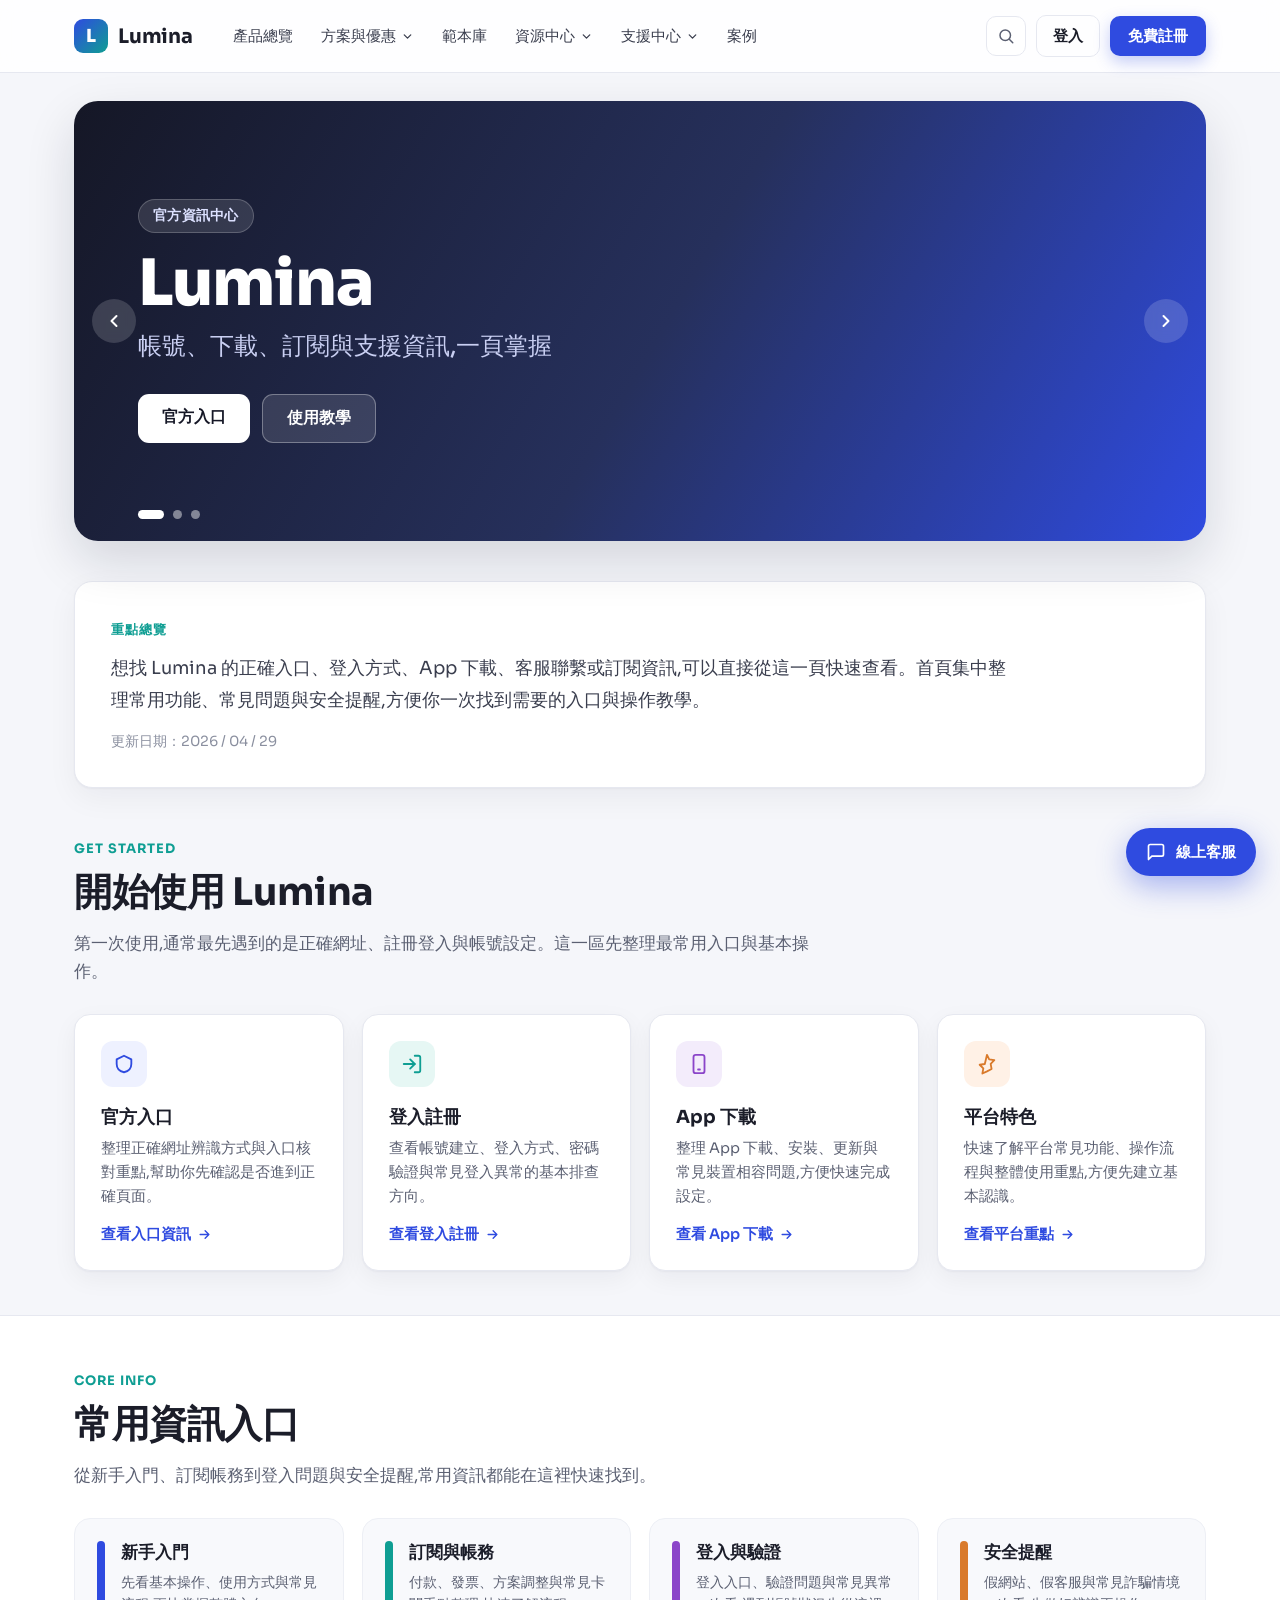
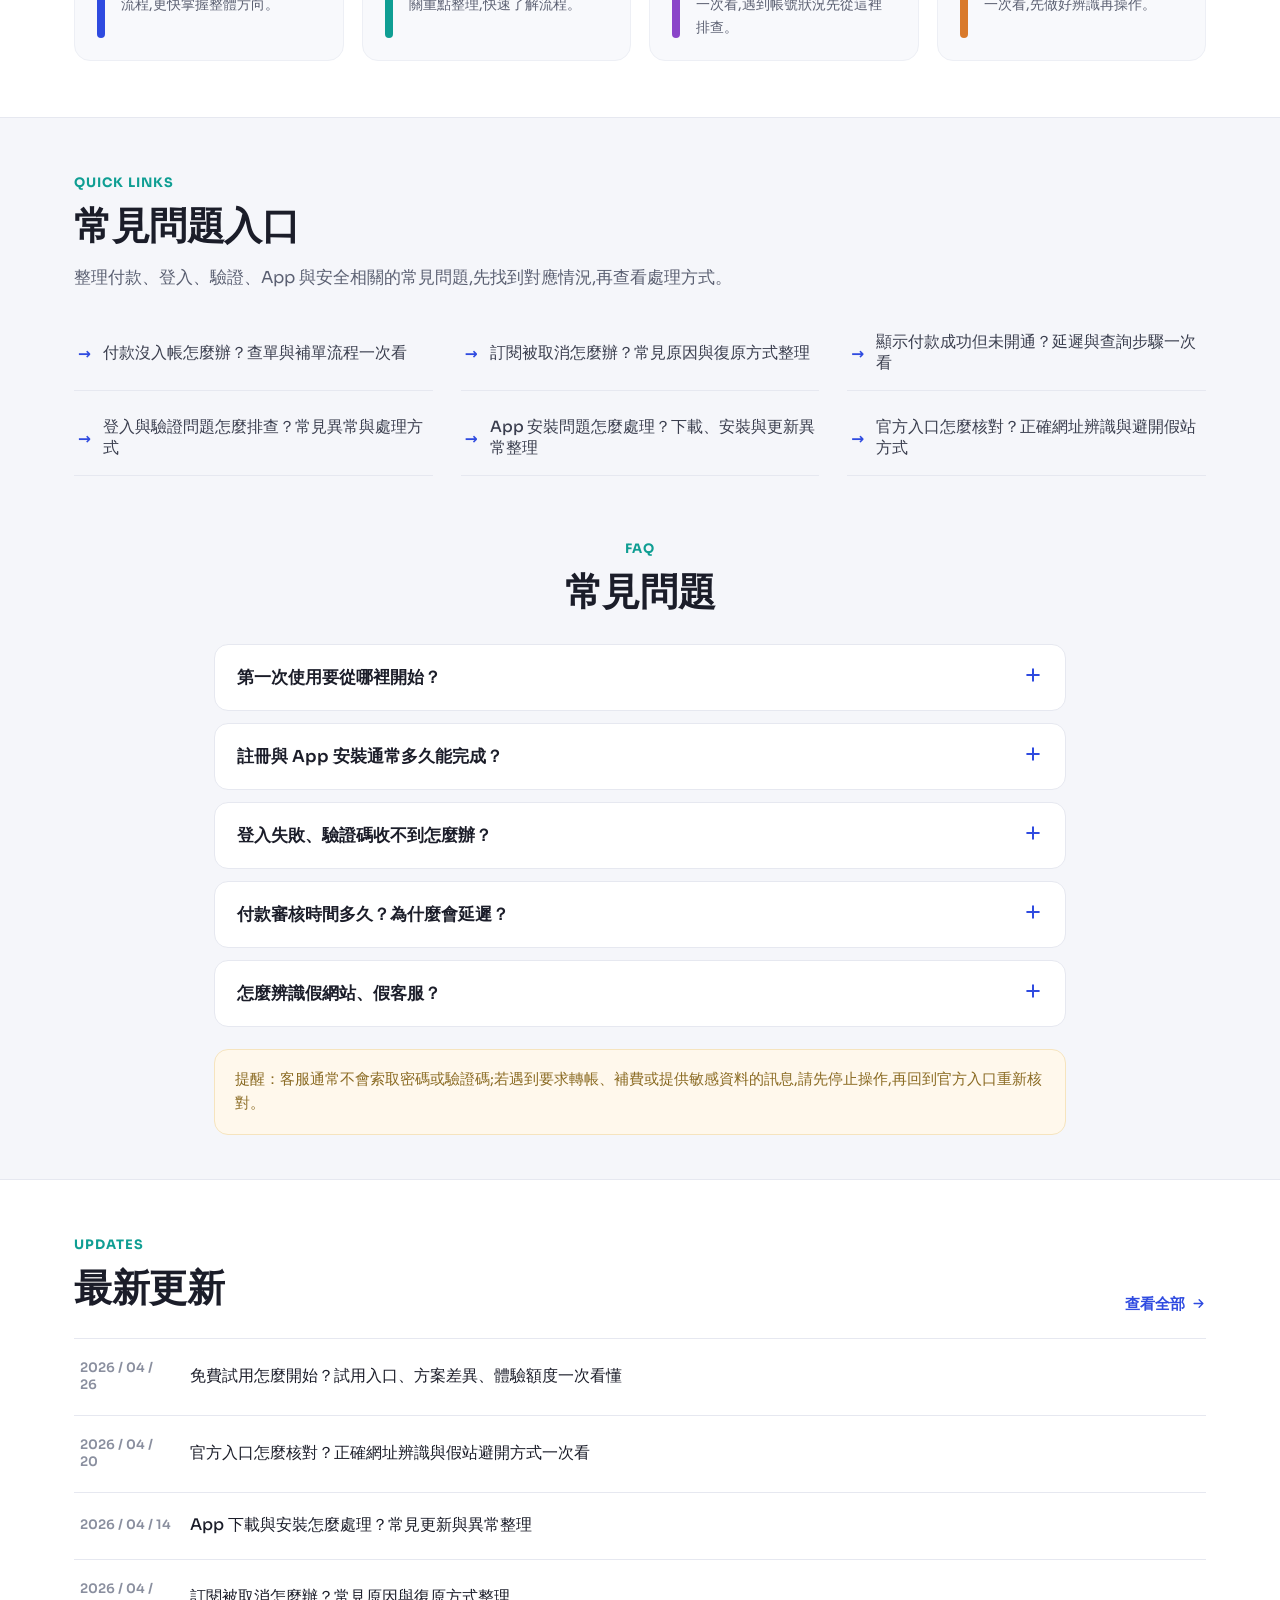
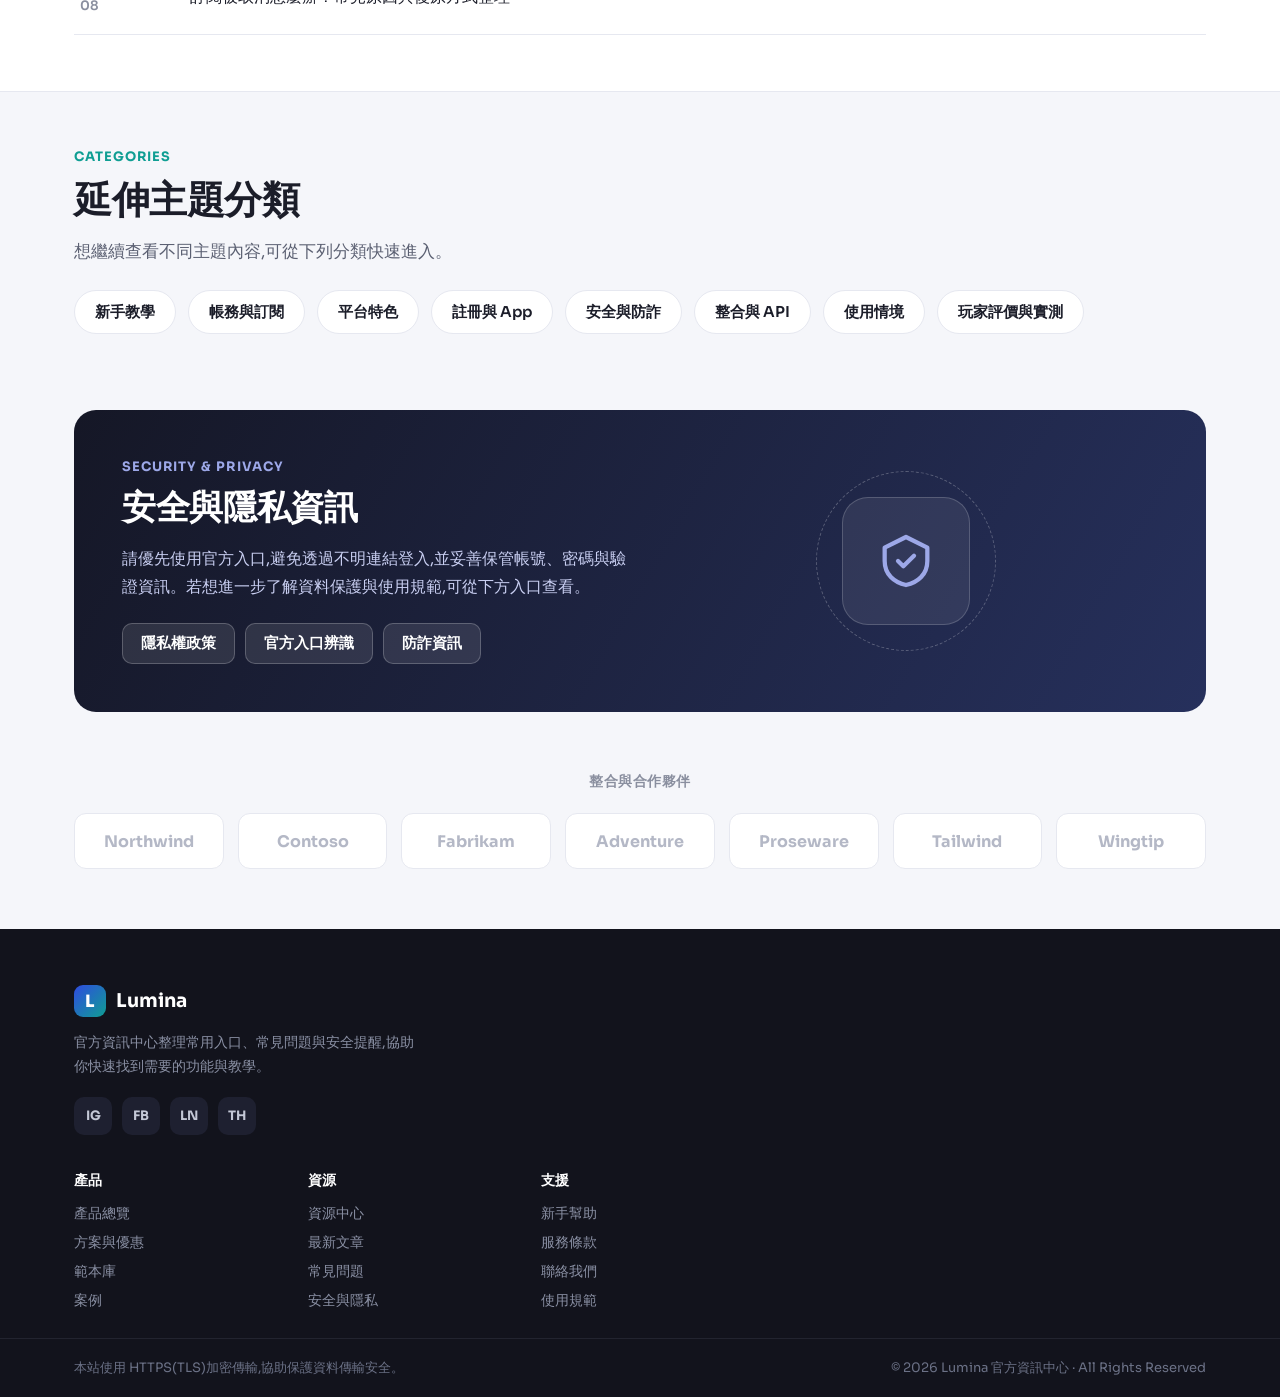
<file: lumina/index.html>
<!DOCTYPE html>
<html lang="zh-Hant-TW">
<head>
<meta charset="utf-8">
<meta name="viewport" content="width=device-width, initial-scale=1">
<title>Lumina 官方資訊中心</title>
<meta name="description" content="Lumina 官方資訊中心：整理常用入口、常見問題與安全提醒，一頁掌握帳號、下載、訂閱與支援資訊。">
<link rel="preconnect" href="https://fonts.googleapis.com">
<link rel="preconnect" href="https://fonts.gstatic.com" crossorigin>
<link href="https://fonts.googleapis.com/css2?family=Sora:wght@500;600;700;800&display=swap" rel="stylesheet">
<style>
  * { box-sizing: border-box; }
  html { scroll-behavior: smooth; }
  body { margin:0; font-family:"Sora","PingFang TC","Microsoft JhengHei","Noto Sans TC",system-ui,sans-serif; color:#1B1D29; background:#F5F6FA; -webkit-font-smoothing:antialiased; }
  a { color:var(--primary,#2F4BE0); text-decoration:none; }
  a:hover { color:var(--primaryDark,#2136B8); }
  @keyframes lumFloat { 0%,100%{ transform:translateY(0);} 50%{ transform:translateY(-8px);} }
  @keyframes lumSpinGlow { 0%{ transform:rotate(0);} 100%{ transform:rotate(360deg);} }
</style>
</head>
<body>
<helmet>
<link rel="preconnect" href="https://fonts.googleapis.com">
<link rel="preconnect" href="https://fonts.gstatic.com" crossorigin>
<link href="https://fonts.googleapis.com/css2?family=Sora:wght@500;600;700;800&display=swap" rel="stylesheet">
<style>
  * { box-sizing: border-box; }
  html { scroll-behavior: smooth; }
  body { margin:0; font-family:"Sora","PingFang TC","Microsoft JhengHei","Noto Sans TC",system-ui,sans-serif; color:#1B1D29; background:#F5F6FA; -webkit-font-smoothing:antialiased; }
  a { color:var(--primary,#2F4BE0); text-decoration:none; }
  a:hover { color:var(--primaryDark,#2136B8); }
  @keyframes lumFloat { 0%,100%{ transform:translateY(0);} 50%{ transform:translateY(-8px);} }
  @keyframes lumSpinGlow { 0%{ transform:rotate(0);} 100%{ transform:rotate(360deg);} }
</style>
</helmet>
<div id="lumina-root" style="--primary:#2F4BE0;--primaryDark:#2136B8;--teal:#0F9E93; background:#F5F6FA; overflow-x:hidden;">

  <!-- ============ HEADER ============ -->
  <header style="position:sticky; top:0; z-index:50; background:rgba(255,255,255,.86); backdrop-filter:blur(12px); border-bottom:1px solid #E6E8F0;">
    <div style="max-width:1180px; margin:0 auto; padding:0 24px; height:72px; display:flex; align-items:center; gap:20px;">
      <!-- logo -->
      <a href="#" style="display:flex; align-items:center; gap:10px; flex:0 0 auto;">
        <span style="width:34px; height:34px; border-radius:9px; background:linear-gradient(135deg,var(--primary),var(--teal)); display:inline-flex; align-items:center; justify-content:center; color:#fff; font-family:'Sora'; font-weight:800; font-size:18px;">L</span>
        <span style="font-family:'Sora'; font-weight:700; font-size:20px; color:#1B1D29; letter-spacing:-.01em;">Lumina</span>
      </a>

      <!-- desktop nav -->
      <nav data-desktop-nav="flex" style="display:flex; align-items:center; gap:4px; margin-left:8px;">
        <a href="#" style="padding:9px 12px; border-radius:9px; font-size:15px; font-weight:500; color:#3A3E4E; white-space:nowrap;" style-hover="background:#F0F1F7; color:#1B1D29;">產品總覽</a>

        <div style="position:relative;" data-dropwrap>
          <a href="#" style="display:flex; align-items:center; gap:5px; padding:9px 12px; border-radius:9px; font-size:15px; font-weight:500; color:#3A3E4E; white-space:nowrap;" style-hover="background:#F0F1F7; color:#1B1D29;">方案與優惠
            <svg width="13" height="13" viewBox="0 0 24 24" fill="none" stroke="currentColor" stroke-width="2.4" stroke-linecap="round" stroke-linejoin="round"><path d="M6 9l6 6 6-6"/></svg>
          </a>
          <div data-dropdown style="position:absolute; top:calc(100% + 6px); left:50%; transform:translate(-50%,8px); opacity:0; visibility:hidden; transition:all .18s ease; min-width:220px; background:#fff; border:1px solid #E6E8F0; border-radius:14px; box-shadow:0 12px 34px rgba(16,24,40,.12); padding:8px; display:grid; gap:2px;">
            <a href="#" style="padding:9px 12px; border-radius:9px; font-size:14.5px; color:#3A3E4E;" style-hover="background:#F5F6FA; color:var(--primary);">訂閱方案</a>
            <a href="#" style="padding:9px 12px; border-radius:9px; font-size:14.5px; color:#3A3E4E;" style-hover="background:#F5F6FA; color:var(--primary);">團隊授權</a>
            <a href="#" style="padding:9px 12px; border-radius:9px; font-size:14.5px; color:#3A3E4E;" style-hover="background:#F5F6FA; color:var(--primary);">教育優惠</a>
            <a href="#" style="padding:9px 12px; border-radius:9px; font-size:14.5px; color:#3A3E4E;" style-hover="background:#F5F6FA; color:var(--primary);">推薦計畫</a>
            <a href="#" style="padding:9px 12px; border-radius:9px; font-size:14.5px; color:#3A3E4E;" style-hover="background:#F5F6FA; color:var(--primary);">新用戶禮遇</a>
            <a href="#" style="padding:9px 12px; border-radius:9px; font-size:14.5px; color:#3A3E4E;" style-hover="background:#F5F6FA; color:var(--primary);">續約折扣</a>
          </div>
        </div>

        <a href="#" style="padding:9px 12px; border-radius:9px; font-size:15px; font-weight:500; color:#3A3E4E; white-space:nowrap;" style-hover="background:#F0F1F7; color:#1B1D29;">範本庫</a>

        <div style="position:relative;" data-dropwrap>
          <a href="#" style="display:flex; align-items:center; gap:5px; padding:9px 12px; border-radius:9px; font-size:15px; font-weight:500; color:#3A3E4E; white-space:nowrap;" style-hover="background:#F0F1F7; color:#1B1D29;">資源中心
            <svg width="13" height="13" viewBox="0 0 24 24" fill="none" stroke="currentColor" stroke-width="2.4" stroke-linecap="round" stroke-linejoin="round"><path d="M6 9l6 6 6-6"/></svg>
          </a>
          <div data-dropdown style="position:absolute; top:calc(100% + 6px); left:50%; transform:translate(-50%,8px); opacity:0; visibility:hidden; transition:all .18s ease; min-width:240px; background:#fff; border:1px solid #E6E8F0; border-radius:14px; box-shadow:0 12px 34px rgba(16,24,40,.12); padding:8px; display:grid; gap:2px;">
            <a href="#" style="padding:9px 12px; border-radius:9px; font-size:14.5px; color:#3A3E4E;" style-hover="background:#F5F6FA; color:var(--primary);">安全與隱私指南</a>
            <a href="#" style="padding:9px 12px; border-radius:9px; font-size:14.5px; color:#3A3E4E;" style-hover="background:#F5F6FA; color:var(--primary);">帳務與訂閱說明</a>
            <a href="#" style="padding:9px 12px; border-radius:9px; font-size:14.5px; color:#3A3E4E;" style-hover="background:#F5F6FA; color:var(--primary);">註冊與 App 教學</a>
            <a href="#" style="padding:9px 12px; border-radius:9px; font-size:14.5px; color:#3A3E4E;" style-hover="background:#F5F6FA; color:var(--primary);">平台功能介紹</a>
            <a href="#" style="padding:9px 12px; border-radius:9px; font-size:14.5px; color:#3A3E4E;" style-hover="background:#F5F6FA; color:var(--primary);">使用情境</a>
            <a href="#" style="padding:9px 12px; border-radius:9px; font-size:14.5px; color:#3A3E4E;" style-hover="background:#F5F6FA; color:var(--primary);">整合與 API</a>
          </div>
        </div>

        <div style="position:relative;" data-dropwrap>
          <a href="#" style="display:flex; align-items:center; gap:5px; padding:9px 12px; border-radius:9px; font-size:15px; font-weight:500; color:#3A3E4E; white-space:nowrap;" style-hover="background:#F0F1F7; color:#1B1D29;">支援中心
            <svg width="13" height="13" viewBox="0 0 24 24" fill="none" stroke="currentColor" stroke-width="2.4" stroke-linecap="round" stroke-linejoin="round"><path d="M6 9l6 6 6-6"/></svg>
          </a>
          <div data-dropdown style="position:absolute; top:calc(100% + 6px); left:50%; transform:translate(-50%,8px); opacity:0; visibility:hidden; transition:all .18s ease; min-width:200px; background:#fff; border:1px solid #E6E8F0; border-radius:14px; box-shadow:0 12px 34px rgba(16,24,40,.12); padding:8px; display:grid; gap:2px;">
            <a href="#" style="padding:9px 12px; border-radius:9px; font-size:14.5px; color:#3A3E4E;" style-hover="background:#F5F6FA; color:var(--primary);">新手幫助</a>
            <a href="#" style="padding:9px 12px; border-radius:9px; font-size:14.5px; color:#3A3E4E;" style-hover="background:#F5F6FA; color:var(--primary);">服務條款</a>
            <a href="#" style="padding:9px 12px; border-radius:9px; font-size:14.5px; color:#3A3E4E;" style-hover="background:#F5F6FA; color:var(--primary);">聯絡我們</a>
            <a href="#" style="padding:9px 12px; border-radius:9px; font-size:14.5px; color:#3A3E4E;" style-hover="background:#F5F6FA; color:var(--primary);">使用規範</a>
          </div>
        </div>

        <a href="#" style="padding:9px 12px; border-radius:9px; font-size:15px; font-weight:500; color:#3A3E4E; white-space:nowrap;" style-hover="background:#F0F1F7; color:#1B1D29;">案例</a>
      </nav>

      <!-- right cluster -->
      <div style="margin-left:auto; display:flex; align-items:center; gap:10px;">
        <button data-desktop-nav="flex" aria-label="搜尋" style="display:flex; align-items:center; justify-content:center; width:40px; height:40px; border:1px solid #E6E8F0; background:#fff; border-radius:10px; color:#5B6072; cursor:pointer;" style-hover="border-color:#C9CDDE; color:#1B1D29;">
          <svg width="18" height="18" viewBox="0 0 24 24" fill="none" stroke="currentColor" stroke-width="2" stroke-linecap="round" stroke-linejoin="round"><circle cx="11" cy="11" r="7"/><path d="M21 21l-4.3-4.3"/></svg>
        </button>
        <a href="#" data-desktop-nav="inline-flex" style="padding:10px 16px; border:1px solid #E6E8F0; border-radius:10px; font-size:15px; font-weight:600; color:#1B1D29;" style-hover="border-color:#C9CDDE; background:#fff;">登入</a>
        <a href="#" style="padding:10px 18px; border-radius:10px; font-size:15px; font-weight:600; color:#fff; background:var(--primary); box-shadow:0 6px 16px rgba(47,75,224,.28);" style-hover="background:var(--primaryDark);">免費註冊</a>

        <!-- mobile toggle -->
        <button data-mobile-toggle data-act="mtoggle" aria-label="選單" style="display:none; align-items:center; justify-content:center; width:42px; height:42px; border:1px solid #E6E8F0; background:#fff; border-radius:10px; color:#1B1D29; cursor:pointer;">
          <svg width="22" height="22" viewBox="0 0 24 24" fill="none" stroke="currentColor" stroke-width="2" stroke-linecap="round"><path d="M4 7h16M4 12h16M4 17h16"/></svg>
        </button>
      </div>
    </div>

    <!-- mobile menu -->
    <div data-mobile-menu style="display:none; border-top:1px solid #E6E8F0; background:#fff; padding:12px 24px 20px;">
      <div style="display:grid; gap:2px;">
        <a href="#" style="padding:12px 8px; border-radius:9px; font-size:16px; font-weight:600; color:#1B1D29;">產品總覽</a>
        <a href="#" style="padding:12px 8px; border-radius:9px; font-size:16px; font-weight:600; color:#1B1D29;">方案與優惠</a>
        <a href="#" style="padding:12px 8px; border-radius:9px; font-size:16px; font-weight:600; color:#1B1D29;">範本庫</a>
        <a href="#" style="padding:12px 8px; border-radius:9px; font-size:16px; font-weight:600; color:#1B1D29;">資源中心</a>
        <a href="#" style="padding:12px 8px; border-radius:9px; font-size:16px; font-weight:600; color:#1B1D29;">支援中心</a>
        <a href="#" style="padding:12px 8px; border-radius:9px; font-size:16px; font-weight:600; color:#1B1D29;">案例</a>
      </div>
      <div style="display:flex; gap:10px; margin-top:14px;">
        <a href="#" style="flex:1; text-align:center; padding:12px; border:1px solid #E6E8F0; border-radius:10px; font-weight:600; color:#1B1D29;">登入</a>
        <a href="#" style="flex:1; text-align:center; padding:12px; border-radius:10px; font-weight:600; color:#fff; background:var(--primary);">免費註冊</a>
      </div>
    </div>
  </header>

  <!-- ============ HERO CAROUSEL ============ -->
  <section data-screen-label="Hero" style="max-width:1180px; margin:0 auto; padding:28px 24px 0;">
    <div style="position:relative; border-radius:24px; overflow:hidden; box-shadow:0 20px 50px rgba(16,24,40,.14);">
      <div data-carousel-track style="display:flex; transition:transform .65s cubic-bezier(.4,0,.2,1);">

        <!-- slide 1 -->
        <div style="flex:0 0 100%; min-height:440px; padding:clamp(32px,5vw,68px); background:linear-gradient(120deg,#151726 0%,#26305C 52%,#2F4BE0 100%); color:#fff; display:flex; align-items:center;">
          <div style="max-width:620px;">
            <div style="display:inline-flex; align-items:center; gap:8px; padding:7px 14px; border-radius:999px; background:rgba(255,255,255,.12); border:1px solid rgba(255,255,255,.2); font-size:13.5px; font-weight:600; letter-spacing:.02em; color:#DCE1FF;">官方資訊中心</div>
            <h1 style="font-family:'Sora'; font-weight:800; font-size:clamp(38px,5.4vw,64px); line-height:1.02; margin:18px 0 0; letter-spacing:-.02em;">Lumina</h1>
            <p style="font-size:clamp(18px,2.2vw,24px); font-weight:500; line-height:1.4; margin:14px 0 0; color:#C9CFF2;">帳號、下載、訂閱與支援資訊,一頁掌握</p>
            <div style="display:flex; flex-wrap:wrap; gap:12px; margin-top:30px;">
              <a href="#" style="padding:13px 24px; border-radius:11px; font-size:15.5px; font-weight:600; color:#151726; background:#fff;" style-hover="background:#EEF0FF;">官方入口</a>
              <a href="#" style="padding:13px 24px; border-radius:11px; font-size:15.5px; font-weight:600; color:#fff; background:rgba(255,255,255,.12); border:1px solid rgba(255,255,255,.32);" style-hover="background:rgba(255,255,255,.2);">使用教學</a>
            </div>
          </div>
        </div>

        <!-- slide 2 -->
        <div style="flex:0 0 100%; min-height:440px; padding:clamp(32px,5vw,68px); background:linear-gradient(120deg,#0E2A26 0%,#12564C 55%,#0F9E93 100%); color:#fff; display:flex; align-items:center;">
          <div style="max-width:620px;">
            <div style="display:inline-flex; align-items:center; gap:8px; padding:7px 14px; border-radius:999px; background:rgba(255,255,255,.12); border:1px solid rgba(255,255,255,.2); font-size:13.5px; font-weight:600; color:#D6F5EF;">全新版本</div>
            <h2 style="font-family:'Sora'; font-weight:800; font-size:clamp(30px,4.4vw,52px); line-height:1.05; margin:18px 0 0; letter-spacing:-.02em;">桌面版 3.0 上線</h2>
            <p style="font-size:clamp(17px,2vw,22px); font-weight:500; line-height:1.45; margin:14px 0 0; color:#C7EFE8;">更快的同步、更順手的編輯體驗,離線也能用。</p>
            <div style="display:flex; flex-wrap:wrap; gap:12px; margin-top:30px;">
              <a href="#" style="padding:13px 24px; border-radius:11px; font-size:15.5px; font-weight:600; color:#0E2A26; background:#fff;" style-hover="background:#E3F7F2;">了解更多</a>
            </div>
          </div>
        </div>

        <!-- slide 3 -->
        <div style="flex:0 0 100%; min-height:440px; padding:clamp(32px,5vw,68px); background:linear-gradient(120deg,#2A1636 0%,#5A2B72 52%,#9B4DDB 100%); color:#fff; display:flex; align-items:center;">
          <div style="max-width:620px;">
            <div style="display:inline-flex; align-items:center; gap:8px; padding:7px 14px; border-radius:999px; background:rgba(255,255,255,.12); border:1px solid rgba(255,255,255,.2); font-size:13.5px; font-weight:600; color:#EDD9FB;">團隊協作</div>
            <h2 style="font-family:'Sora'; font-weight:800; font-size:clamp(30px,4.4vw,52px); line-height:1.05; margin:18px 0 0; letter-spacing:-.02em;">團隊方案上線</h2>
            <p style="font-size:clamp(17px,2vw,22px); font-weight:500; line-height:1.45; margin:14px 0 0; color:#E4CCF6;">邀請成員、共用範本,一起把想法整理好。</p>
            <div style="display:flex; flex-wrap:wrap; gap:12px; margin-top:30px;">
              <a href="#" style="padding:13px 24px; border-radius:11px; font-size:15.5px; font-weight:600; color:#2A1636; background:#fff;" style-hover="background:#F4E9FB;">查看方案</a>
            </div>
          </div>
        </div>

      </div>

      <!-- arrows -->
      <button data-act="prev" aria-label="上一張" style="position:absolute; top:50%; left:18px; transform:translateY(-50%); width:44px; height:44px; border-radius:50%; border:none; background:rgba(255,255,255,.16); backdrop-filter:blur(6px); color:#fff; cursor:pointer; display:flex; align-items:center; justify-content:center;" style-hover="background:rgba(255,255,255,.3);">
        <svg width="20" height="20" viewBox="0 0 24 24" fill="none" stroke="currentColor" stroke-width="2.4" stroke-linecap="round" stroke-linejoin="round"><path d="M15 6l-6 6 6 6"/></svg>
      </button>
      <button data-act="next" aria-label="下一張" style="position:absolute; top:50%; right:18px; transform:translateY(-50%); width:44px; height:44px; border-radius:50%; border:none; background:rgba(255,255,255,.16); backdrop-filter:blur(6px); color:#fff; cursor:pointer; display:flex; align-items:center; justify-content:center;" style-hover="background:rgba(255,255,255,.3);">
        <svg width="20" height="20" viewBox="0 0 24 24" fill="none" stroke="currentColor" stroke-width="2.4" stroke-linecap="round" stroke-linejoin="round"><path d="M9 6l6 6-6 6"/></svg>
      </button>

      <!-- dots -->
      <div style="position:absolute; bottom:22px; left:clamp(32px,5vw,68px); display:flex; gap:9px;">
        <button data-dot data-act="dot" data-i="0" aria-label="第 1 張" style="height:9px; width:26px; border:none; border-radius:999px; background:#fff; cursor:pointer; padding:0; transition:all .3s ease;"></button>
        <button data-dot data-act="dot" data-i="1" aria-label="第 2 張" style="height:9px; width:9px; border:none; border-radius:999px; background:rgba(255,255,255,.45); cursor:pointer; padding:0; transition:all .3s ease;"></button>
        <button data-dot data-act="dot" data-i="2" aria-label="第 3 張" style="height:9px; width:9px; border:none; border-radius:999px; background:rgba(255,255,255,.45); cursor:pointer; padding:0; transition:all .3s ease;"></button>
      </div>
    </div>
  </section>

  <!-- ============ INTRO HIGHLIGHT ============ -->
  <section style="max-width:1180px; margin:0 auto; padding:40px 24px 8px;">
    <div data-reveal style="background:#fff; border:1px solid #E6E8F0; border-radius:18px; padding:clamp(24px,3vw,36px); box-shadow:0 1px 2px rgba(16,24,40,.04),0 10px 30px rgba(16,24,40,.05);">
      <div style="display:inline-block; font-size:13px; font-weight:700; letter-spacing:.08em; color:var(--teal); text-transform:uppercase;">重點總覽</div>
      <p style="font-size:clamp(16px,1.8vw,18px); line-height:1.75; color:#3A3E4E; margin:14px 0 0; max-width:900px;">想找 Lumina 的正確入口、登入方式、App 下載、客服聯繫或訂閱資訊,可以直接從這一頁快速查看。首頁集中整理常用功能、常見問題與安全提醒,方便你一次找到需要的入口與操作教學。</p>
      <div style="margin-top:16px; font-size:14px; color:#8A8F9F;">更新日期：2026 / 04 / 29</div>
    </div>
  </section>

  <!-- ============ SECTION 1: 開始使用 ============ -->
  <section data-screen-label="開始使用" style="max-width:1180px; margin:0 auto; padding:44px 24px;">
    <div data-reveal style="max-width:760px;">
      <div style="font-size:13px; font-weight:700; letter-spacing:.08em; color:var(--teal); text-transform:uppercase;">Get Started</div>
      <h2 style="font-family:'Sora'; font-weight:700; font-size:clamp(26px,3.4vw,38px); margin:10px 0 0; letter-spacing:-.01em;">開始使用 Lumina</h2>
      <p style="font-size:16.5px; line-height:1.7; color:#5B6072; margin:12px 0 0;">第一次使用,通常最先遇到的是正確網址、註冊登入與帳號設定。這一區先整理最常用入口與基本操作。</p>
    </div>
    <div style="display:grid; grid-template-columns:repeat(auto-fit,minmax(250px,1fr)); gap:18px; margin-top:28px;">
      <a href="#" data-reveal data-reveal-delay="0" style="display:block; background:#fff; border:1px solid #E6E8F0; border-radius:16px; padding:26px; box-shadow:0 1px 2px rgba(16,24,40,.04),0 8px 24px rgba(16,24,40,.05); transition:transform .25s ease, box-shadow .25s ease;" style-hover="transform:translateY(-5px); box-shadow:0 18px 40px rgba(16,24,40,.12);">
        <div style="width:46px; height:46px; border-radius:12px; background:#EEF1FF; color:var(--primary); display:flex; align-items:center; justify-content:center;">
          <svg width="22" height="22" viewBox="0 0 24 24" fill="none" stroke="currentColor" stroke-width="2" stroke-linecap="round" stroke-linejoin="round"><path d="M12 3l8 4v5c0 5-3.5 8-8 9-4.5-1-8-4-8-9V7z"/></svg>
        </div>
        <h3 style="font-size:18px; font-weight:700; margin:18px 0 0; color:#1B1D29;">官方入口</h3>
        <p style="font-size:14.5px; line-height:1.65; color:#5B6072; margin:8px 0 0;">整理正確網址辨識方式與入口核對重點,幫助你先確認是否進到正確頁面。</p>
        <span style="display:inline-flex; align-items:center; gap:6px; margin-top:16px; font-size:14.5px; font-weight:600; color:var(--primary);">查看入口資訊
          <svg width="15" height="15" viewBox="0 0 24 24" fill="none" stroke="currentColor" stroke-width="2.2" stroke-linecap="round" stroke-linejoin="round"><path d="M5 12h14M13 6l6 6-6 6"/></svg>
        </span>
      </a>
      <a href="#" data-reveal data-reveal-delay="80" style="display:block; background:#fff; border:1px solid #E6E8F0; border-radius:16px; padding:26px; box-shadow:0 1px 2px rgba(16,24,40,.04),0 8px 24px rgba(16,24,40,.05); transition:transform .25s ease, box-shadow .25s ease;" style-hover="transform:translateY(-5px); box-shadow:0 18px 40px rgba(16,24,40,.12);">
        <div style="width:46px; height:46px; border-radius:12px; background:#E6F7F4; color:var(--teal); display:flex; align-items:center; justify-content:center;">
          <svg width="22" height="22" viewBox="0 0 24 24" fill="none" stroke="currentColor" stroke-width="2" stroke-linecap="round" stroke-linejoin="round"><path d="M15 3h4a2 2 0 0 1 2 2v14a2 2 0 0 1-2 2h-4"/><path d="M10 17l5-5-5-5"/><path d="M15 12H3"/></svg>
        </div>
        <h3 style="font-size:18px; font-weight:700; margin:18px 0 0; color:#1B1D29;">登入註冊</h3>
        <p style="font-size:14.5px; line-height:1.65; color:#5B6072; margin:8px 0 0;">查看帳號建立、登入方式、密碼驗證與常見登入異常的基本排查方向。</p>
        <span style="display:inline-flex; align-items:center; gap:6px; margin-top:16px; font-size:14.5px; font-weight:600; color:var(--primary);">查看登入註冊
          <svg width="15" height="15" viewBox="0 0 24 24" fill="none" stroke="currentColor" stroke-width="2.2" stroke-linecap="round" stroke-linejoin="round"><path d="M5 12h14M13 6l6 6-6 6"/></svg>
        </span>
      </a>
      <a href="#" data-reveal data-reveal-delay="160" style="display:block; background:#fff; border:1px solid #E6E8F0; border-radius:16px; padding:26px; box-shadow:0 1px 2px rgba(16,24,40,.04),0 8px 24px rgba(16,24,40,.05); transition:transform .25s ease, box-shadow .25s ease;" style-hover="transform:translateY(-5px); box-shadow:0 18px 40px rgba(16,24,40,.12);">
        <div style="width:46px; height:46px; border-radius:12px; background:#F3ECFB; color:#8B45C9; display:flex; align-items:center; justify-content:center;">
          <svg width="22" height="22" viewBox="0 0 24 24" fill="none" stroke="currentColor" stroke-width="2" stroke-linecap="round" stroke-linejoin="round"><rect x="6" y="2" width="12" height="20" rx="2.5"/><path d="M11 18h2"/></svg>
        </div>
        <h3 style="font-size:18px; font-weight:700; margin:18px 0 0; color:#1B1D29;">App 下載</h3>
        <p style="font-size:14.5px; line-height:1.65; color:#5B6072; margin:8px 0 0;">整理 App 下載、安裝、更新與常見裝置相容問題,方便快速完成設定。</p>
        <span style="display:inline-flex; align-items:center; gap:6px; margin-top:16px; font-size:14.5px; font-weight:600; color:var(--primary);">查看 App 下載
          <svg width="15" height="15" viewBox="0 0 24 24" fill="none" stroke="currentColor" stroke-width="2.2" stroke-linecap="round" stroke-linejoin="round"><path d="M5 12h14M13 6l6 6-6 6"/></svg>
        </span>
      </a>
      <a href="#" data-reveal data-reveal-delay="240" style="display:block; background:#fff; border:1px solid #E6E8F0; border-radius:16px; padding:26px; box-shadow:0 1px 2px rgba(16,24,40,.04),0 8px 24px rgba(16,24,40,.05); transition:transform .25s ease, box-shadow .25s ease;" style-hover="transform:translateY(-5px); box-shadow:0 18px 40px rgba(16,24,40,.12);">
        <div style="width:46px; height:46px; border-radius:12px; background:#FFF1E6; color:#D97A2B; display:flex; align-items:center; justify-content:center;">
          <svg width="22" height="22" viewBox="0 0 24 24" fill="none" stroke="currentColor" stroke-width="2" stroke-linecap="round" stroke-linejoin="round"><path d="M12 2l2.4 5 5.6.8-4 4 1 5.6L12 20l-5 2.4 1-5.6-4-4 5.6-.8z"/></svg>
        </div>
        <h3 style="font-size:18px; font-weight:700; margin:18px 0 0; color:#1B1D29;">平台特色</h3>
        <p style="font-size:14.5px; line-height:1.65; color:#5B6072; margin:8px 0 0;">快速了解平台常見功能、操作流程與整體使用重點,方便先建立基本認識。</p>
        <span style="display:inline-flex; align-items:center; gap:6px; margin-top:16px; font-size:14.5px; font-weight:600; color:var(--primary);">查看平台重點
          <svg width="15" height="15" viewBox="0 0 24 24" fill="none" stroke="currentColor" stroke-width="2.2" stroke-linecap="round" stroke-linejoin="round"><path d="M5 12h14M13 6l6 6-6 6"/></svg>
        </span>
      </a>
    </div>
  </section>

  <!-- ============ SECTION 2: 常用資訊入口 (band) ============ -->
  <section data-screen-label="常用資訊入口" style="background:#fff; border-top:1px solid #E6E8F0; border-bottom:1px solid #E6E8F0;">
    <div style="max-width:1180px; margin:0 auto; padding:56px 24px;">
      <div data-reveal style="max-width:760px;">
        <div style="font-size:13px; font-weight:700; letter-spacing:.08em; color:var(--teal); text-transform:uppercase;">Core Info</div>
        <h2 style="font-family:'Sora'; font-weight:700; font-size:clamp(26px,3.4vw,38px); margin:10px 0 0; letter-spacing:-.01em;">常用資訊入口</h2>
        <p style="font-size:16.5px; line-height:1.7; color:#5B6072; margin:12px 0 0;">從新手入門、訂閱帳務到登入問題與安全提醒,常用資訊都能在這裡快速找到。</p>
      </div>
      <div style="display:grid; grid-template-columns:repeat(auto-fit,minmax(250px,1fr)); gap:18px; margin-top:28px;">
        <a href="#" data-reveal data-reveal-delay="0" style="display:flex; gap:16px; background:#F8F9FC; border:1px solid #EDEFF5; border-radius:16px; padding:22px; transition:background .2s ease, border-color .2s ease;" style-hover="background:#fff; border-color:#C9CDDE;">
          <div style="flex:0 0 auto; width:8px; border-radius:999px; background:var(--primary);"></div>
          <div><h3 style="font-size:17px; font-weight:700; margin:0; color:#1B1D29;">新手入門</h3><p style="font-size:14px; line-height:1.6; color:#5B6072; margin:7px 0 0;">先看基本操作、使用方式與常見流程,更快掌握整體方向。</p></div>
        </a>
        <a href="#" data-reveal data-reveal-delay="70" style="display:flex; gap:16px; background:#F8F9FC; border:1px solid #EDEFF5; border-radius:16px; padding:22px; transition:background .2s ease, border-color .2s ease;" style-hover="background:#fff; border-color:#C9CDDE;">
          <div style="flex:0 0 auto; width:8px; border-radius:999px; background:var(--teal);"></div>
          <div><h3 style="font-size:17px; font-weight:700; margin:0; color:#1B1D29;">訂閱與帳務</h3><p style="font-size:14px; line-height:1.6; color:#5B6072; margin:7px 0 0;">付款、發票、方案調整與常見卡關重點整理,快速了解流程。</p></div>
        </a>
        <a href="#" data-reveal data-reveal-delay="140" style="display:flex; gap:16px; background:#F8F9FC; border:1px solid #EDEFF5; border-radius:16px; padding:22px; transition:background .2s ease, border-color .2s ease;" style-hover="background:#fff; border-color:#C9CDDE;">
          <div style="flex:0 0 auto; width:8px; border-radius:999px; background:#8B45C9;"></div>
          <div><h3 style="font-size:17px; font-weight:700; margin:0; color:#1B1D29;">登入與驗證</h3><p style="font-size:14px; line-height:1.6; color:#5B6072; margin:7px 0 0;">登入入口、驗證問題與常見異常一次看,遇到帳號狀況先從這裡排查。</p></div>
        </a>
        <a href="#" data-reveal data-reveal-delay="210" style="display:flex; gap:16px; background:#F8F9FC; border:1px solid #EDEFF5; border-radius:16px; padding:22px; transition:background .2s ease, border-color .2s ease;" style-hover="background:#fff; border-color:#C9CDDE;">
          <div style="flex:0 0 auto; width:8px; border-radius:999px; background:#D97A2B;"></div>
          <div><h3 style="font-size:17px; font-weight:700; margin:0; color:#1B1D29;">安全提醒</h3><p style="font-size:14px; line-height:1.6; color:#5B6072; margin:7px 0 0;">假網站、假客服與常見詐騙情境一次看,先做好辨識再操作。</p></div>
        </a>
      </div>
    </div>
  </section>

  <!-- ============ SECTION 3: 常見問題入口 (arrow links) ============ -->
  <section style="max-width:1180px; margin:0 auto; padding:56px 24px 20px;">
    <div data-reveal style="max-width:760px;">
      <div style="font-size:13px; font-weight:700; letter-spacing:.08em; color:var(--teal); text-transform:uppercase;">Quick Links</div>
      <h2 style="font-family:'Sora'; font-weight:700; font-size:clamp(26px,3.4vw,38px); margin:10px 0 0; letter-spacing:-.01em;">常見問題入口</h2>
      <p style="font-size:16.5px; line-height:1.7; color:#5B6072; margin:12px 0 0;">整理付款、登入、驗證、App 與安全相關的常見問題,先找到對應情況,再查看處理方式。</p>
    </div>
    <div data-reveal style="display:grid; grid-template-columns:repeat(auto-fit,minmax(320px,1fr)); gap:10px 28px; margin-top:24px;">
      <a href="#" style="display:flex; align-items:center; gap:12px; padding:16px 4px; border-bottom:1px solid #E6E8F0; font-size:15.5px; font-weight:500; color:#3A3E4E;" style-hover="color:var(--primary);"><span style="color:var(--primary); font-weight:700;">→</span> 付款沒入帳怎麼辦？查單與補單流程一次看</a>
      <a href="#" style="display:flex; align-items:center; gap:12px; padding:16px 4px; border-bottom:1px solid #E6E8F0; font-size:15.5px; font-weight:500; color:#3A3E4E;" style-hover="color:var(--primary);"><span style="color:var(--primary); font-weight:700;">→</span> 訂閱被取消怎麼辦？常見原因與復原方式整理</a>
      <a href="#" style="display:flex; align-items:center; gap:12px; padding:16px 4px; border-bottom:1px solid #E6E8F0; font-size:15.5px; font-weight:500; color:#3A3E4E;" style-hover="color:var(--primary);"><span style="color:var(--primary); font-weight:700;">→</span> 顯示付款成功但未開通？延遲與查詢步驟一次看</a>
      <a href="#" style="display:flex; align-items:center; gap:12px; padding:16px 4px; border-bottom:1px solid #E6E8F0; font-size:15.5px; font-weight:500; color:#3A3E4E;" style-hover="color:var(--primary);"><span style="color:var(--primary); font-weight:700;">→</span> 登入與驗證問題怎麼排查？常見異常與處理方式</a>
      <a href="#" style="display:flex; align-items:center; gap:12px; padding:16px 4px; border-bottom:1px solid #E6E8F0; font-size:15.5px; font-weight:500; color:#3A3E4E;" style-hover="color:var(--primary);"><span style="color:var(--primary); font-weight:700;">→</span> App 安裝問題怎麼處理？下載、安裝與更新異常整理</a>
      <a href="#" style="display:flex; align-items:center; gap:12px; padding:16px 4px; border-bottom:1px solid #E6E8F0; font-size:15.5px; font-weight:500; color:#3A3E4E;" style-hover="color:var(--primary);"><span style="color:var(--primary); font-weight:700;">→</span> 官方入口怎麼核對？正確網址辨識與避開假站方式</a>
    </div>
  </section>

  <!-- ============ SECTION 4: FAQ ACCORDION ============ -->
  <section data-screen-label="常見問題" style="max-width:900px; margin:0 auto; padding:44px 24px;">
    <div data-reveal style="text-align:center; margin-bottom:26px;">
      <div style="font-size:13px; font-weight:700; letter-spacing:.08em; color:var(--teal); text-transform:uppercase;">FAQ</div>
      <h2 style="font-family:'Sora'; font-weight:700; font-size:clamp(26px,3.4vw,38px); margin:10px 0 0; letter-spacing:-.01em;">常見問題</h2>
    </div>

    <div data-reveal style="display:grid; gap:12px;">
      <div data-faq style="background:#fff; border:1px solid #E6E8F0; border-radius:14px; overflow:hidden;">
        <button data-act="faq" style="width:100%; display:flex; align-items:center; justify-content:space-between; gap:16px; padding:20px 22px; background:none; border:none; cursor:pointer; text-align:left; font-size:16.5px; font-weight:600; color:#1B1D29; font-family:inherit;">第一次使用要從哪裡開始？
          <span data-faq-ic style="flex:0 0 auto; color:var(--primary); transition:transform .25s ease;"><svg width="20" height="20" viewBox="0 0 24 24" fill="none" stroke="currentColor" stroke-width="2.4" stroke-linecap="round"><path d="M12 5v14M5 12h14"/></svg></span>
        </button>
        <div data-faq-ans style="max-height:0; opacity:0; overflow:hidden; transition:max-height .3s ease, opacity .3s ease;"><p style="padding:0 22px 20px; margin:0; font-size:15px; line-height:1.7; color:#5B6072;">建議先看「新手指南」,照著註冊、驗證到基本操作的順序走一遍,最不容易卡關。 → <a href="#">看完整教學</a></p></div>
      </div>
      <div data-faq style="background:#fff; border:1px solid #E6E8F0; border-radius:14px; overflow:hidden;">
        <button data-act="faq" style="width:100%; display:flex; align-items:center; justify-content:space-between; gap:16px; padding:20px 22px; background:none; border:none; cursor:pointer; text-align:left; font-size:16.5px; font-weight:600; color:#1B1D29; font-family:inherit;">註冊與 App 安裝通常多久能完成？
          <span data-faq-ic style="flex:0 0 auto; color:var(--primary); transition:transform .25s ease;"><svg width="20" height="20" viewBox="0 0 24 24" fill="none" stroke="currentColor" stroke-width="2.4" stroke-linecap="round"><path d="M12 5v14M5 12h14"/></svg></span>
        </button>
        <div data-faq-ans style="max-height:0; opacity:0; overflow:hidden; transition:max-height .3s ease, opacity .3s ease;"><p style="padding:0 22px 20px; margin:0; font-size:15px; line-height:1.7; color:#5B6072;">一般幾分鐘就能完成;如果遇到安裝失敗、版本不支援或權限問題,建議先依照教學逐步排除。 → <a href="#">看完整教學</a></p></div>
      </div>
      <div data-faq style="background:#fff; border:1px solid #E6E8F0; border-radius:14px; overflow:hidden;">
        <button data-act="faq" style="width:100%; display:flex; align-items:center; justify-content:space-between; gap:16px; padding:20px 22px; background:none; border:none; cursor:pointer; text-align:left; font-size:16.5px; font-weight:600; color:#1B1D29; font-family:inherit;">登入失敗、驗證碼收不到怎麼辦？
          <span data-faq-ic style="flex:0 0 auto; color:var(--primary); transition:transform .25s ease;"><svg width="20" height="20" viewBox="0 0 24 24" fill="none" stroke="currentColor" stroke-width="2.4" stroke-linecap="round"><path d="M12 5v14M5 12h14"/></svg></span>
        </button>
        <div data-faq-ans style="max-height:0; opacity:0; overflow:hidden; transition:max-height .3s ease, opacity .3s ease;"><p style="padding:0 22px 20px; margin:0; font-size:15px; line-height:1.7; color:#5B6072;">先確認網路與簡訊攔截設定,再檢查是否有輸入錯誤或短時間嘗試過多;多數情況能快速排除。 → <a href="#">看完整教學</a></p></div>
      </div>
      <div data-faq style="background:#fff; border:1px solid #E6E8F0; border-radius:14px; overflow:hidden;">
        <button data-act="faq" style="width:100%; display:flex; align-items:center; justify-content:space-between; gap:16px; padding:20px 22px; background:none; border:none; cursor:pointer; text-align:left; font-size:16.5px; font-weight:600; color:#1B1D29; font-family:inherit;">付款審核時間多久？為什麼會延遲？
          <span data-faq-ic style="flex:0 0 auto; color:var(--primary); transition:transform .25s ease;"><svg width="20" height="20" viewBox="0 0 24 24" fill="none" stroke="currentColor" stroke-width="2.4" stroke-linecap="round"><path d="M12 5v14M5 12h14"/></svg></span>
        </button>
        <div data-faq-ans style="max-height:0; opacity:0; overflow:hidden; transition:max-height .3s ease, opacity .3s ease;"><p style="padding:0 22px 20px; margin:0; font-size:15px; line-height:1.7; color:#5B6072;">多數情況下會受到資料核對、金流一致性與審核排隊影響。若時間比平常久,建議先確認是否有資料需要重新檢查。 → <a href="#">看完整教學</a></p></div>
      </div>
      <div data-faq style="background:#fff; border:1px solid #E6E8F0; border-radius:14px; overflow:hidden;">
        <button data-act="faq" style="width:100%; display:flex; align-items:center; justify-content:space-between; gap:16px; padding:20px 22px; background:none; border:none; cursor:pointer; text-align:left; font-size:16.5px; font-weight:600; color:#1B1D29; font-family:inherit;">怎麼辨識假網站、假客服？
          <span data-faq-ic style="flex:0 0 auto; color:var(--primary); transition:transform .25s ease;"><svg width="20" height="20" viewBox="0 0 24 24" fill="none" stroke="currentColor" stroke-width="2.4" stroke-linecap="round"><path d="M12 5v14M5 12h14"/></svg></span>
        </button>
        <div data-faq-ans style="max-height:0; opacity:0; overflow:hidden; transition:max-height .3s ease, opacity .3s ease;"><p style="padding:0 22px 20px; margin:0; font-size:15px; line-height:1.7; color:#5B6072;">不要點陌生短網址,也不要提供密碼、驗證碼或敏感資料;若遇到異常指示,請先停止操作,再回到官方入口重新核對。 → <a href="#">看完整教學</a></p></div>
      </div>
    </div>

    <div data-reveal style="margin-top:22px; background:#FFF8EC; border:1px solid #F6E4BE; border-radius:14px; padding:18px 20px; font-size:14.5px; line-height:1.65; color:#8A6A22;">提醒：客服通常不會索取密碼或驗證碼;若遇到要求轉帳、補費或提供敏感資料的訊息,請先停止操作,再回到官方入口重新核對。</div>
  </section>

  <!-- ============ SECTION 5: 最新更新 ============ -->
  <section data-screen-label="最新更新" style="background:#fff; border-top:1px solid #E6E8F0; border-bottom:1px solid #E6E8F0;">
    <div style="max-width:1180px; margin:0 auto; padding:56px 24px;">
      <div data-reveal style="display:flex; align-items:flex-end; justify-content:space-between; gap:20px; flex-wrap:wrap; margin-bottom:24px;">
        <div>
          <div style="font-size:13px; font-weight:700; letter-spacing:.08em; color:var(--teal); text-transform:uppercase;">Updates</div>
          <h2 style="font-family:'Sora'; font-weight:700; font-size:clamp(26px,3.4vw,38px); margin:10px 0 0; letter-spacing:-.01em;">最新更新</h2>
        </div>
        <a href="#" style="font-size:15px; font-weight:600; color:var(--primary); display:inline-flex; align-items:center; gap:6px;">查看全部
          <svg width="15" height="15" viewBox="0 0 24 24" fill="none" stroke="currentColor" stroke-width="2.2" stroke-linecap="round" stroke-linejoin="round"><path d="M5 12h14M13 6l6 6-6 6"/></svg>
        </a>
      </div>
      <div data-reveal style="display:grid; gap:2px;">
        <a href="#" style="display:flex; align-items:center; gap:18px; padding:20px 6px; border-top:1px solid #E6E8F0;" style-hover="background:#F8F9FC;">
          <span style="flex:0 0 auto; font-size:13px; font-weight:600; color:#8A8F9F; width:92px;">2026 / 04 / 26</span>
          <span style="font-size:16px; font-weight:500; color:#1B1D29; line-height:1.5;">免費試用怎麼開始？試用入口、方案差異、體驗額度一次看懂</span>
        </a>
        <a href="#" style="display:flex; align-items:center; gap:18px; padding:20px 6px; border-top:1px solid #E6E8F0;" style-hover="background:#F8F9FC;">
          <span style="flex:0 0 auto; font-size:13px; font-weight:600; color:#8A8F9F; width:92px;">2026 / 04 / 20</span>
          <span style="font-size:16px; font-weight:500; color:#1B1D29; line-height:1.5;">官方入口怎麼核對？正確網址辨識與假站避開方式一次看</span>
        </a>
        <a href="#" style="display:flex; align-items:center; gap:18px; padding:20px 6px; border-top:1px solid #E6E8F0;" style-hover="background:#F8F9FC;">
          <span style="flex:0 0 auto; font-size:13px; font-weight:600; color:#8A8F9F; width:92px;">2026 / 04 / 14</span>
          <span style="font-size:16px; font-weight:500; color:#1B1D29; line-height:1.5;">App 下載與安裝怎麼處理？常見更新與異常整理</span>
        </a>
        <a href="#" style="display:flex; align-items:center; gap:18px; padding:20px 6px; border-top:1px solid #E6E8F0; border-bottom:1px solid #E6E8F0;" style-hover="background:#F8F9FC;">
          <span style="flex:0 0 auto; font-size:13px; font-weight:600; color:#8A8F9F; width:92px;">2026 / 04 / 08</span>
          <span style="font-size:16px; font-weight:500; color:#1B1D29; line-height:1.5;">訂閱被取消怎麼辦？常見原因與復原方式整理</span>
        </a>
      </div>
    </div>
  </section>

  <!-- ============ SECTION 6: 延伸主題分類 ============ -->
  <section style="max-width:1180px; margin:0 auto; padding:56px 24px;">
    <div data-reveal style="max-width:760px;">
      <div style="font-size:13px; font-weight:700; letter-spacing:.08em; color:var(--teal); text-transform:uppercase;">Categories</div>
      <h2 style="font-family:'Sora'; font-weight:700; font-size:clamp(26px,3.4vw,38px); margin:10px 0 0; letter-spacing:-.01em;">延伸主題分類</h2>
      <p style="font-size:16.5px; line-height:1.7; color:#5B6072; margin:12px 0 0;">想繼續查看不同主題內容,可從下列分類快速進入。</p>
    </div>
    <div data-reveal style="display:flex; flex-wrap:wrap; gap:12px; margin-top:24px;">
      <a href="#" style="padding:11px 20px; border-radius:999px; background:#fff; border:1px solid #E6E8F0; font-size:15px; font-weight:600; color:#1B1D29;" style-hover="border-color:var(--primary); color:var(--primary);">新手教學</a>
      <a href="#" style="padding:11px 20px; border-radius:999px; background:#fff; border:1px solid #E6E8F0; font-size:15px; font-weight:600; color:#1B1D29;" style-hover="border-color:var(--primary); color:var(--primary);">帳務與訂閱</a>
      <a href="#" style="padding:11px 20px; border-radius:999px; background:#fff; border:1px solid #E6E8F0; font-size:15px; font-weight:600; color:#1B1D29;" style-hover="border-color:var(--primary); color:var(--primary);">平台特色</a>
      <a href="#" style="padding:11px 20px; border-radius:999px; background:#fff; border:1px solid #E6E8F0; font-size:15px; font-weight:600; color:#1B1D29;" style-hover="border-color:var(--primary); color:var(--primary);">註冊與 App</a>
      <a href="#" style="padding:11px 20px; border-radius:999px; background:#fff; border:1px solid #E6E8F0; font-size:15px; font-weight:600; color:#1B1D29;" style-hover="border-color:var(--primary); color:var(--primary);">安全與防詐</a>
      <a href="#" style="padding:11px 20px; border-radius:999px; background:#fff; border:1px solid #E6E8F0; font-size:15px; font-weight:600; color:#1B1D29;" style-hover="border-color:var(--primary); color:var(--primary);">整合與 API</a>
      <a href="#" style="padding:11px 20px; border-radius:999px; background:#fff; border:1px solid #E6E8F0; font-size:15px; font-weight:600; color:#1B1D29;" style-hover="border-color:var(--primary); color:var(--primary);">使用情境</a>
      <a href="#" style="padding:11px 20px; border-radius:999px; background:#fff; border:1px solid #E6E8F0; font-size:15px; font-weight:600; color:#1B1D29;" style-hover="border-color:var(--primary); color:var(--primary);">玩家評價與實測</a>
    </div>
  </section>

  <!-- ============ SECTION 7: 安全與隱私 ============ -->
  <section data-screen-label="安全與隱私" style="max-width:1180px; margin:0 auto; padding:20px 24px 60px;">
    <div data-reveal style="display:grid; grid-template-columns:repeat(auto-fit,minmax(300px,1fr)); gap:28px; align-items:center; background:linear-gradient(120deg,#151726,#26305C); border-radius:22px; padding:clamp(28px,4vw,48px); color:#fff;">
      <div>
        <div style="font-size:13px; font-weight:700; letter-spacing:.08em; color:#9DA8E8; text-transform:uppercase;">Security & Privacy</div>
        <h2 style="font-family:'Sora'; font-weight:700; font-size:clamp(24px,3vw,34px); margin:10px 0 0; letter-spacing:-.01em;">安全與隱私資訊</h2>
        <p style="font-size:16px; line-height:1.75; color:#C9CFF2; margin:14px 0 0;">請優先使用官方入口,避免透過不明連結登入,並妥善保管帳號、密碼與驗證資訊。若想進一步了解資料保護與使用規範,可從下方入口查看。</p>
        <div style="display:flex; flex-wrap:wrap; gap:10px; margin-top:22px;">
          <a href="#" style="padding:10px 18px; border-radius:10px; background:rgba(255,255,255,.1); border:1px solid rgba(255,255,255,.22); color:#fff; font-size:14.5px; font-weight:600;" style-hover="background:rgba(255,255,255,.2);">隱私權政策</a>
          <a href="#" style="padding:10px 18px; border-radius:10px; background:rgba(255,255,255,.1); border:1px solid rgba(255,255,255,.22); color:#fff; font-size:14.5px; font-weight:600;" style-hover="background:rgba(255,255,255,.2);">官方入口辨識</a>
          <a href="#" style="padding:10px 18px; border-radius:10px; background:rgba(255,255,255,.1); border:1px solid rgba(255,255,255,.22); color:#fff; font-size:14.5px; font-weight:600;" style-hover="background:rgba(255,255,255,.2);">防詐資訊</a>
        </div>
      </div>
      <div style="display:flex; justify-content:center;">
        <div style="position:relative; width:180px; height:180px;">
          <div style="position:absolute; inset:0; border-radius:50%; border:1px dashed rgba(255,255,255,.25); animation:lumSpinGlow 22s linear infinite;"></div>
          <div style="position:absolute; inset:26px; border-radius:26px; background:rgba(255,255,255,.08); border:1px solid rgba(255,255,255,.18); display:flex; align-items:center; justify-content:center; animation:lumFloat 5s ease-in-out infinite;">
            <svg width="64" height="64" viewBox="0 0 24 24" fill="none" stroke="#9DA8E8" stroke-width="1.6" stroke-linecap="round" stroke-linejoin="round"><path d="M12 3l8 4v5c0 5-3.5 8-8 9-4.5-1-8-4-8-9V7z"/><path d="M9 12l2 2 4-4"/></svg>
          </div>
        </div>
      </div>
    </div>
  </section>

  <!-- ============ PARTNER / LOGO WALL ============ -->
  <section style="max-width:1180px; margin:0 auto; padding:0 24px 60px;">
    <p data-reveal style="text-align:center; font-size:14px; font-weight:600; letter-spacing:.04em; color:#8A8F9F; margin:0 0 22px;">整合與合作夥伴</p>
    <div data-reveal style="display:grid; grid-template-columns:repeat(auto-fit,minmax(130px,1fr)); gap:14px;">
      <div style="height:56px; border-radius:12px; background:#fff; border:1px solid #E6E8F0; display:flex; align-items:center; justify-content:center; color:#B4B8C6; font-family:'Sora'; font-weight:700; font-size:16px;">Northwind</div>
      <div style="height:56px; border-radius:12px; background:#fff; border:1px solid #E6E8F0; display:flex; align-items:center; justify-content:center; color:#B4B8C6; font-family:'Sora'; font-weight:700; font-size:16px;">Contoso</div>
      <div style="height:56px; border-radius:12px; background:#fff; border:1px solid #E6E8F0; display:flex; align-items:center; justify-content:center; color:#B4B8C6; font-family:'Sora'; font-weight:700; font-size:16px;">Fabrikam</div>
      <div style="height:56px; border-radius:12px; background:#fff; border:1px solid #E6E8F0; display:flex; align-items:center; justify-content:center; color:#B4B8C6; font-family:'Sora'; font-weight:700; font-size:16px;">Adventure</div>
      <div style="height:56px; border-radius:12px; background:#fff; border:1px solid #E6E8F0; display:flex; align-items:center; justify-content:center; color:#B4B8C6; font-family:'Sora'; font-weight:700; font-size:16px;">Proseware</div>
      <div style="height:56px; border-radius:12px; background:#fff; border:1px solid #E6E8F0; display:flex; align-items:center; justify-content:center; color:#B4B8C6; font-family:'Sora'; font-weight:700; font-size:16px;">Tailwind</div>
      <div style="height:56px; border-radius:12px; background:#fff; border:1px solid #E6E8F0; display:flex; align-items:center; justify-content:center; color:#B4B8C6; font-family:'Sora'; font-weight:700; font-size:16px;">Wingtip</div>
    </div>
  </section>

  <!-- ============ FOOTER ============ -->
  <footer style="background:#12131C; color:#C4C8D6;">
    <div style="max-width:1180px; margin:0 auto; padding:56px 24px 28px; display:grid; grid-template-columns:repeat(auto-fit,minmax(180px,1fr)); gap:36px;">
      <div style="grid-column:1 / -1; max-width:340px;">
        <div style="display:flex; align-items:center; gap:10px;">
          <span style="width:32px; height:32px; border-radius:9px; background:linear-gradient(135deg,var(--primary),var(--teal)); display:inline-flex; align-items:center; justify-content:center; color:#fff; font-family:'Sora'; font-weight:800; font-size:17px;">L</span>
          <span style="font-family:'Sora'; font-weight:700; font-size:19px; color:#fff;">Lumina</span>
        </div>
        <p style="font-size:14px; line-height:1.7; color:#8A90A4; margin:14px 0 0;">官方資訊中心整理常用入口、常見問題與安全提醒,協助你快速找到需要的功能與教學。</p>
        <div style="display:flex; gap:10px; margin-top:18px;">
          <a href="#" aria-label="Instagram" style="width:38px; height:38px; border-radius:10px; background:#1E2030; display:flex; align-items:center; justify-content:center; color:#C4C8D6; font-size:13px; font-weight:700;" style-hover="background:var(--primary); color:#fff;">IG</a>
          <a href="#" aria-label="Facebook" style="width:38px; height:38px; border-radius:10px; background:#1E2030; display:flex; align-items:center; justify-content:center; color:#C4C8D6; font-size:13px; font-weight:700;" style-hover="background:var(--primary); color:#fff;">FB</a>
          <a href="#" aria-label="Line" style="width:38px; height:38px; border-radius:10px; background:#1E2030; display:flex; align-items:center; justify-content:center; color:#C4C8D6; font-size:13px; font-weight:700;" style-hover="background:var(--primary); color:#fff;">LN</a>
          <a href="#" aria-label="Threads" style="width:38px; height:38px; border-radius:10px; background:#1E2030; display:flex; align-items:center; justify-content:center; color:#C4C8D6; font-size:13px; font-weight:700;" style-hover="background:var(--primary); color:#fff;">TH</a>
        </div>
      </div>
      <div>
        <h4 style="font-size:14px; font-weight:700; color:#fff; margin:0 0 14px; letter-spacing:.02em;">產品</h4>
        <div style="display:grid; gap:10px;">
          <a href="#" style="font-size:14px; color:#8A90A4;" style-hover="color:#fff;">產品總覽</a>
          <a href="#" style="font-size:14px; color:#8A90A4;" style-hover="color:#fff;">方案與優惠</a>
          <a href="#" style="font-size:14px; color:#8A90A4;" style-hover="color:#fff;">範本庫</a>
          <a href="#" style="font-size:14px; color:#8A90A4;" style-hover="color:#fff;">案例</a>
        </div>
      </div>
      <div>
        <h4 style="font-size:14px; font-weight:700; color:#fff; margin:0 0 14px; letter-spacing:.02em;">資源</h4>
        <div style="display:grid; gap:10px;">
          <a href="#" style="font-size:14px; color:#8A90A4;" style-hover="color:#fff;">資源中心</a>
          <a href="#" style="font-size:14px; color:#8A90A4;" style-hover="color:#fff;">最新文章</a>
          <a href="#" style="font-size:14px; color:#8A90A4;" style-hover="color:#fff;">常見問題</a>
          <a href="#" style="font-size:14px; color:#8A90A4;" style-hover="color:#fff;">安全與隱私</a>
        </div>
      </div>
      <div>
        <h4 style="font-size:14px; font-weight:700; color:#fff; margin:0 0 14px; letter-spacing:.02em;">支援</h4>
        <div style="display:grid; gap:10px;">
          <a href="#" style="font-size:14px; color:#8A90A4;" style-hover="color:#fff;">新手幫助</a>
          <a href="#" style="font-size:14px; color:#8A90A4;" style-hover="color:#fff;">服務條款</a>
          <a href="#" style="font-size:14px; color:#8A90A4;" style-hover="color:#fff;">聯絡我們</a>
          <a href="#" style="font-size:14px; color:#8A90A4;" style-hover="color:#fff;">使用規範</a>
        </div>
      </div>
    </div>
    <div style="border-top:1px solid #22242F;">
      <div style="max-width:1180px; margin:0 auto; padding:20px 24px; display:flex; flex-wrap:wrap; gap:10px 20px; align-items:center; justify-content:space-between; font-size:13px; color:#6B7186;">
        <span>本站使用 HTTPS(TLS)加密傳輸,協助保護資料傳輸安全。</span>
        <span>© 2026 Lumina 官方資訊中心 · All Rights Reserved</span>
      </div>
    </div>
  </footer>

  <!-- ============ FLOATING SUPPORT ============ -->
  <button data-support-btn data-act="support" aria-label="線上客服" style="position:fixed; right:24px; bottom:24px; z-index:60; display:flex; align-items:center; gap:10px; padding:14px 20px; border:none; border-radius:999px; background:var(--primary); color:#fff; font-family:inherit; font-size:15px; font-weight:600; cursor:pointer; box-shadow:0 10px 30px rgba(47,75,224,.4);" style-hover="background:var(--primaryDark);">
    <svg width="20" height="20" viewBox="0 0 24 24" fill="none" stroke="currentColor" stroke-width="2" stroke-linecap="round" stroke-linejoin="round"><path d="M21 15a2 2 0 0 1-2 2H7l-4 4V5a2 2 0 0 1 2-2h14a2 2 0 0 1 2 2z"/></svg>
    <span data-support-label>線上客服</span>
  </button>

  <!-- support popover -->
  <div data-support-panel style="display:none; position:fixed; right:24px; bottom:88px; z-index:60; width:300px; background:#fff; border:1px solid #E6E8F0; border-radius:18px; box-shadow:0 20px 50px rgba(16,24,40,.22); overflow:hidden;">
    <div style="background:linear-gradient(120deg,var(--primary),var(--teal)); padding:18px 20px; color:#fff;">
      <div style="font-family:'Sora'; font-weight:700; font-size:17px;">線上客服</div>
      <div style="font-size:13px; opacity:.9; margin-top:2px;">通常幾分鐘內回覆</div>
    </div>
    <div style="padding:16px; display:grid; gap:10px;">
      <a href="#" style="display:flex; align-items:center; gap:12px; padding:12px 14px; border-radius:12px; background:#F5F6FA;" style-hover="background:#EEF1FF;"><span style="width:34px; height:34px; border-radius:9px; background:#06C755; color:#fff; display:flex; align-items:center; justify-content:center; font-weight:700; font-size:12px;">LN</span><span style="font-size:14.5px; font-weight:600; color:#1B1D29;">Line 線上諮詢</span></a>
      <a href="#" style="display:flex; align-items:center; gap:12px; padding:12px 14px; border-radius:12px; background:#F5F6FA;" style-hover="background:#EEF1FF;"><span style="width:34px; height:34px; border-radius:9px; background:var(--primary); color:#fff; display:flex; align-items:center; justify-content:center;"><svg width="18" height="18" viewBox="0 0 24 24" fill="none" stroke="currentColor" stroke-width="2" stroke-linecap="round" stroke-linejoin="round"><path d="M4 4h16v12H5.2L4 17.2z"/></svg></span><span style="font-size:14.5px; font-weight:600; color:#1B1D29;">傳送訊息</span></a>
      <a href="#" style="display:flex; align-items:center; gap:12px; padding:12px 14px; border-radius:12px; background:#F5F6FA;" style-hover="background:#EEF1FF;"><span style="width:34px; height:34px; border-radius:9px; background:#D97A2B; color:#fff; display:flex; align-items:center; justify-content:center;"><svg width="18" height="18" viewBox="0 0 24 24" fill="none" stroke="currentColor" stroke-width="2" stroke-linecap="round" stroke-linejoin="round"><circle cx="12" cy="12" r="9"/><path d="M12 8v4l3 2"/></svg></span><span style="font-size:14.5px; font-weight:600; color:#1B1D29;">常見問題</span></a>
    </div>
  </div>

</div>
<script src="./lumina.js"></script>
</body>
</html>
</file>
